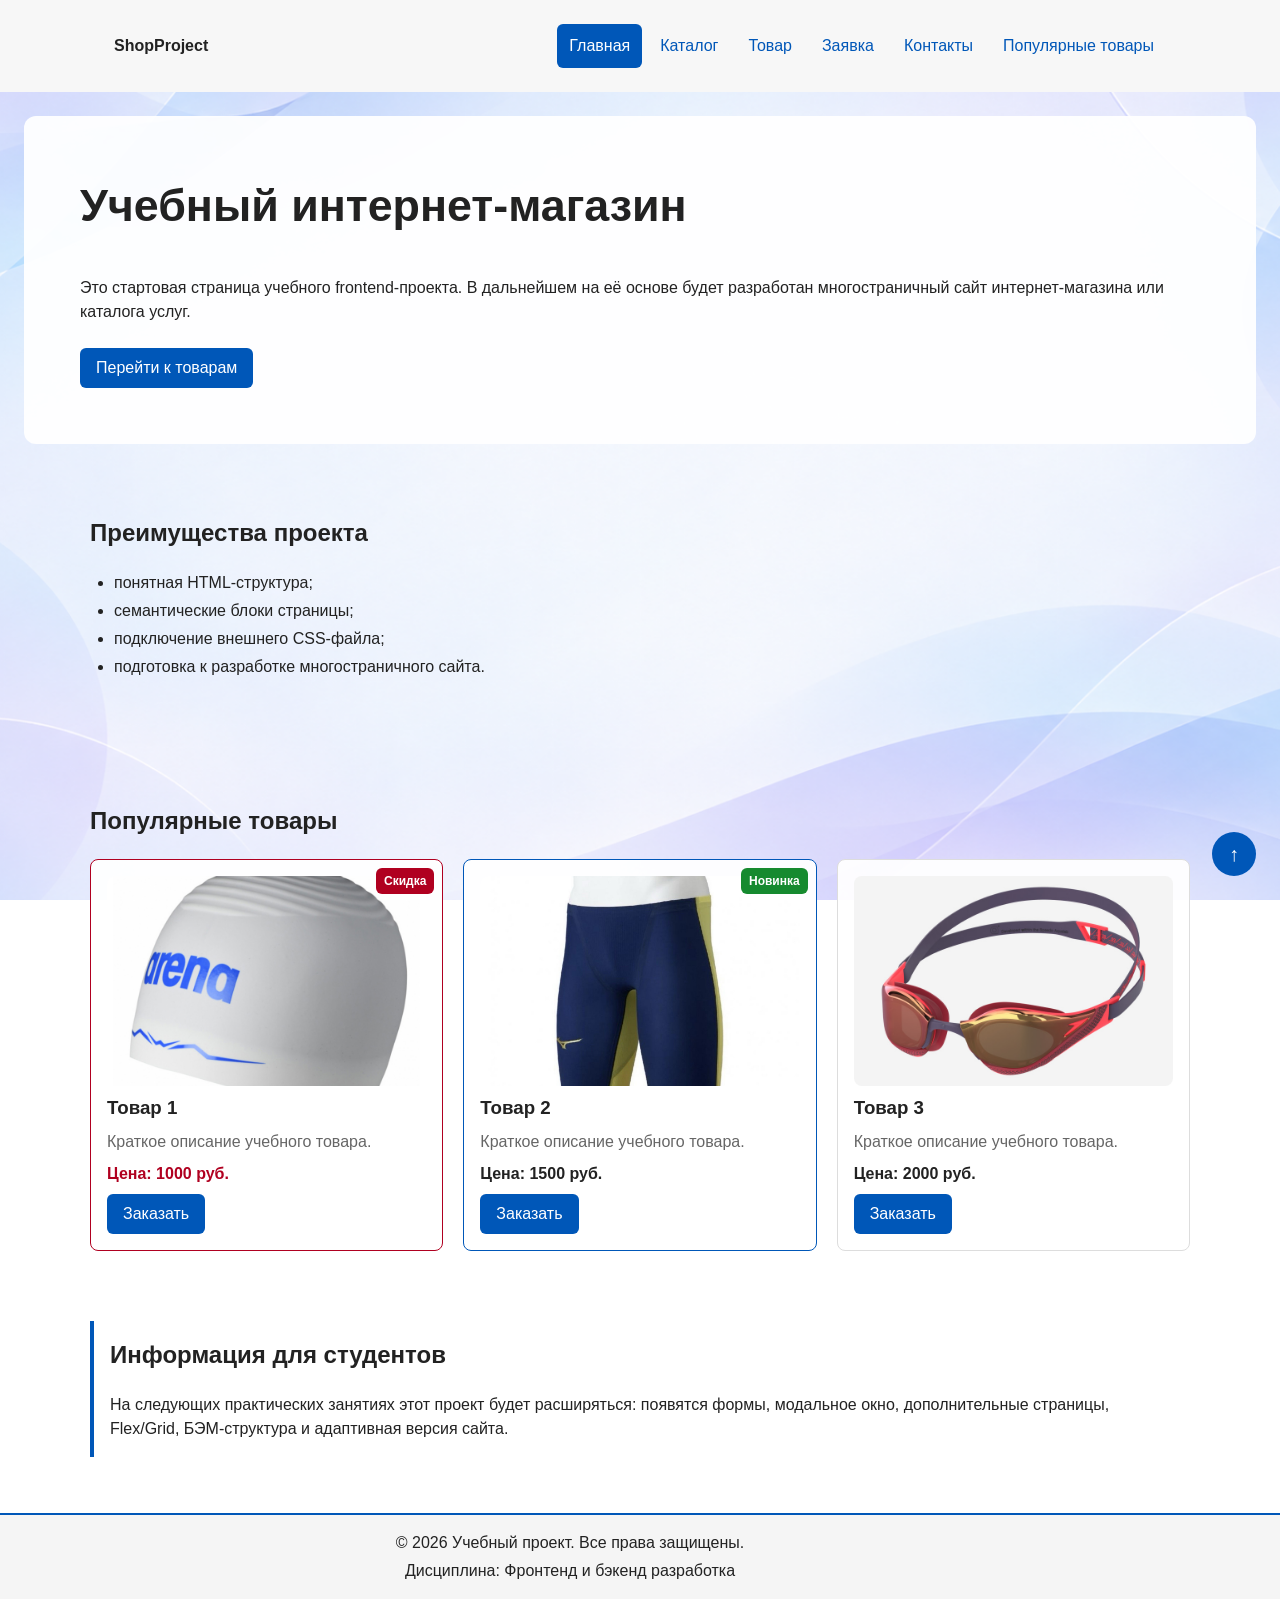
<file: index.html>
<!DOCTYPE html>
<html lang="ru">

<head>
  <meta charset="UTF-8">

  <meta name="viewport" content="width=device-width, initial-scale=1.0">

  <meta
    name="description"
    content="Учебный интернет-магазин: популярные товары, преимущества и форма заявки."
  >

  <title>Главная – Учебный интернет-магазин</title>

  <!-- Основные стили -->
  <link rel="stylesheet" href="css/style.css">

  <!-- Адаптивные стили -->
  <link rel="stylesheet" href="css/responsive.css">

  <!-- JavaScript -->
  <script src="js/main.js" defer></script>
</head>

<body>

  <!-- Ссылка для доступности -->
  <a class="skip-link" href="#main">
    Перейти к основному содержимому
  </a>

  <!-- =====================================
       ШАПКА САЙТА
       ===================================== -->

  <header class="site-header">

    <div class="site-header__inner">

      <a class="site-header__logo" href="index.html">
        ShopProject
      </a>

      <nav class="site-nav" aria-label="Основная навигация">

        <ul class="site-nav__list">

          <li class="site-nav__item">
            <a
              class="site-nav__link site-nav__link--active"
              href="index.html"
              aria-current="page"
            >
              Главная
            </a>
          </li>

          <li class="site-nav__item">
            <a class="site-nav__link" href="catalog.html">
              Каталог
            </a>
          </li>

          <li class="site-nav__item">
            <a class="site-nav__link" href="product.html">
              Товар
            </a>
          </li>

          <li class="site-nav__item">
            <a class="site-nav__link" href="order.html">
              Заявка
            </a>
          </li>

          <li class="site-nav__item">
            <a class="site-nav__link" href="contacts.html">
              Контакты
            </a>
          </li>

          <li class="site-nav__item">
            <a class="site-nav__link" href="#popular">
              Популярные товары
            </a>
          </li>

        </ul>

      </nav>

    </div>

  </header>

  <!-- =====================================
       ОСНОВНОЕ СОДЕРЖИМОЕ
       ===================================== -->

  <main class="main" id="main" tabindex="-1">

    <!-- Главный блок -->

    <section class="hero">

      <h1 class="hero__title">
        Учебный интернет-магазин
      </h1>

      <p class="hero__text">
        Это стартовая страница учебного frontend-проекта.
        В дальнейшем на её основе будет разработан
        многостраничный сайт интернет-магазина
        или каталога услуг.
      </p>

      <a class="button button--primary" href="#popular">
        Перейти к товарам
      </a>

    </section>

    <!-- =====================================
         ПРЕИМУЩЕСТВА
         ===================================== -->

    <section class="section" id="advantages">

      <h2 class="section__title">
        Преимущества проекта
      </h2>

      <ul class="advantages-list">

        <li class="advantages-list__item">
          понятная HTML-структура;
        </li>

        <li class="advantages-list__item">
          семантические блоки страницы;
        </li>

        <li class="advantages-list__item">
          подключение внешнего CSS-файла;
        </li>

        <li class="advantages-list__item">
          подготовка к разработке многостраничного сайта.
        </li>

      </ul>

    </section>

    <!-- =====================================
         ПОПУЛЯРНЫЕ ТОВАРЫ
         ===================================== -->

    <section class="section" id="popular">

      <h2 class="section__title">
        Популярные товары
      </h2>

      <div class="products-grid">

        <!-- ТОВАР 1 -->

        <article class="product-card product-card--discount">

          <span class="product-card__badge">
            Скидка
          </span>

          <img
            class="product-card__image"
            src="./images/product-1.jpg"
            alt="Товар 1 из учебного каталога"
            width="640"
            height="420"
            loading="lazy"
            decoding="async"
          >

          <h3 class="product-card__title">
            Товар 1
          </h3>

          <p class="product-card__description">
            Краткое описание учебного товара.
          </p>

          <p class="product-card__price">
            Цена: 1000 руб.
          </p>

          <button
            class="button button--primary product-card__button"
            type="button"
            data-product="Товар 1"
          >
            Заказать
          </button>

        </article>

        <!-- ТОВАР 2 -->

        <article class="product-card product-card--featured">

          <span class="product-card__badge product-card__badge--new">
            Новинка
          </span>

          <img
            class="product-card__image"
            src="./images/product-2.jpg"
            alt="Товар 2 из учебного каталога"
            width="640"
            height="420"
            loading="lazy"
            decoding="async"
          >

          <h3 class="product-card__title">
            Товар 2
          </h3>

          <p class="product-card__description">
            Краткое описание учебного товара.
          </p>

          <p class="product-card__price">
            Цена: 1500 руб.
          </p>

          <button
            class="button button--primary product-card__button"
            type="button"
            data-product="Товар 2"
          >
            Заказать
          </button>

        </article>

        <!-- ТОВАР 3 -->

        <article class="product-card">

          <img
            class="product-card__image"
            src="./images/product-3.jpg"
            alt="Товар 3 из учебного каталога"
            width="640"
            height="420"
            loading="lazy"
            decoding="async"
          >

          <h3 class="product-card__title">
            Товар 3
          </h3>

          <p class="product-card__description">
            Краткое описание учебного товара.
          </p>

          <p class="product-card__price">
            Цена: 2000 руб.
          </p>

          <button
            class="button button--primary product-card__button"
            type="button"
            data-product="Товар 3"
          >
            Заказать
          </button>

        </article>

      </div>

    </section>

    <!-- =====================================
         ИНФОРМАЦИЯ ДЛЯ СТУДЕНТОВ
         ===================================== -->

    <aside class="aside-info">

      <h2 class="aside-info__title">
        Информация для студентов
      </h2>

      <p class="aside-info__text">
        На следующих практических занятиях этот проект будет расширяться:
        появятся формы, модальное окно, дополнительные страницы,
        Flex/Grid, БЭМ-структура и адаптивная версия сайта.
      </p>

    </aside>

  </main>

  <!-- =====================================
       МОДАЛЬНОЕ ОКНО ЗАКАЗА
       ===================================== -->

  <dialog
    class="order-dialog"
    id="order-dialog"
    aria-labelledby="order-dialog-title"
  >

    <h2 class="order-dialog__title" id="order-dialog-title">
      Оформление заявки
    </h2>

    <form
      class="order-form"
      id="order-form"
      action="#"
      method="post"
      novalidate
    >

      <input
        id="selected-product"
        name="selected-product"
        type="hidden"
      >

      <!-- Имя -->

      <div class="order-form__field">

        <label class="order-form__label" for="order-name">
          Имя
        </label>

        <input
          class="order-form__input"
          id="order-name"
          name="name"
          type="text"
          placeholder="Введите ваше имя"
          minlength="2"
          autocomplete="given-name"
          required
        >

      </div>

      <!-- Email -->

      <div class="order-form__field">

        <label class="order-form__label" for="order-email">
          E-mail
        </label>

        <input
          class="order-form__input"
          id="order-email"
          name="email"
          type="email"
          placeholder="example@mail.ru"
          autocomplete="email"
          required
        >

      </div>

      <!-- Телефон -->

      <div class="order-form__field">

        <label class="order-form__label" for="order-phone">
          Телефон
        </label>

        <input
          class="order-form__input"
          id="order-phone"
          name="phone"
          type="tel"
          inputmode="tel"
          placeholder="+7 (900) 000-00-00"
          pattern="^\+7 \(\d{3}\) \d{3}-\d{2}-\d{2}$"
          required
        >

        <small class="order-form__hint">
          Формат: +7 (900) 000-00-00
        </small>

      </div>

      <!-- Дата связи -->

      <div class="order-form__field">

        <label class="order-form__label" for="order-date">
          Дата связи
        </label>

        <input
          class="order-form__input"
          id="order-date"
          name="date"
          type="date"
        >

      </div>

      <!-- Тема заявки -->

      <div class="order-form__field">

        <label class="order-form__label" for="order-topic">
          Тема заявки
        </label>

        <select
          class="order-form__select"
          id="order-topic"
          name="topic"
          required
        >

          <option value="">
            Выберите тему
          </option>

          <option value="product">
            Заказ товара
          </option>

          <option value="consultation">
            Консультация
          </option>

          <option value="delivery">
            Доставка
          </option>

        </select>

      </div>

      <!-- Комментарий -->

      <div class="order-form__field">

        <label class="order-form__label" for="order-comment">
          Комментарий
        </label>

        <textarea
          class="order-form__textarea"
          id="order-comment"
          name="comment"
          rows="4"
          placeholder="Укажите дополнительную информацию"
        ></textarea>

      </div>

      <!-- Согласие -->

      <div class="order-form__field order-form__field--checkbox">

        <label class="order-form__label order-form__label--checkbox">

          <input
            id="order-agreement"
            name="agreement"
            type="checkbox"
            required
          >

          Я согласен на обработку данных

        </label>

      </div>

      <!-- Кнопки -->

      <div class="order-form__actions">

        <button
          class="button button--secondary"
          type="button"
          id="close-order-dialog"
        >
          Закрыть
        </button>

        <button
          class="button button--primary"
          type="submit"
        >
          Отправить заявку
        </button>

      </div>

    </form>

  </dialog>

  <!-- Сообщение об успешной отправке -->

  <p
    class="success-message"
    id="success-message"
    role="status"
    hidden
  >
    Форма успешно отправлена!
  </p>

  <!-- Кнопка наверх -->

  <a
    class="scroll-top"
    href="#"
    aria-label="Наверх"
  >
    ↑
  </a>

  <!-- =====================================
       ФУТЕР
       ===================================== -->

  <footer class="site-footer">

    <p class="site-footer__text">
      &copy; 2026 Учебный проект. Все права защищены.
    </p>

    <p class="site-footer__text">
      Дисциплина: Фронтенд и бэкенд разработка
    </p>

  </footer>

</body>
</html>
</file>
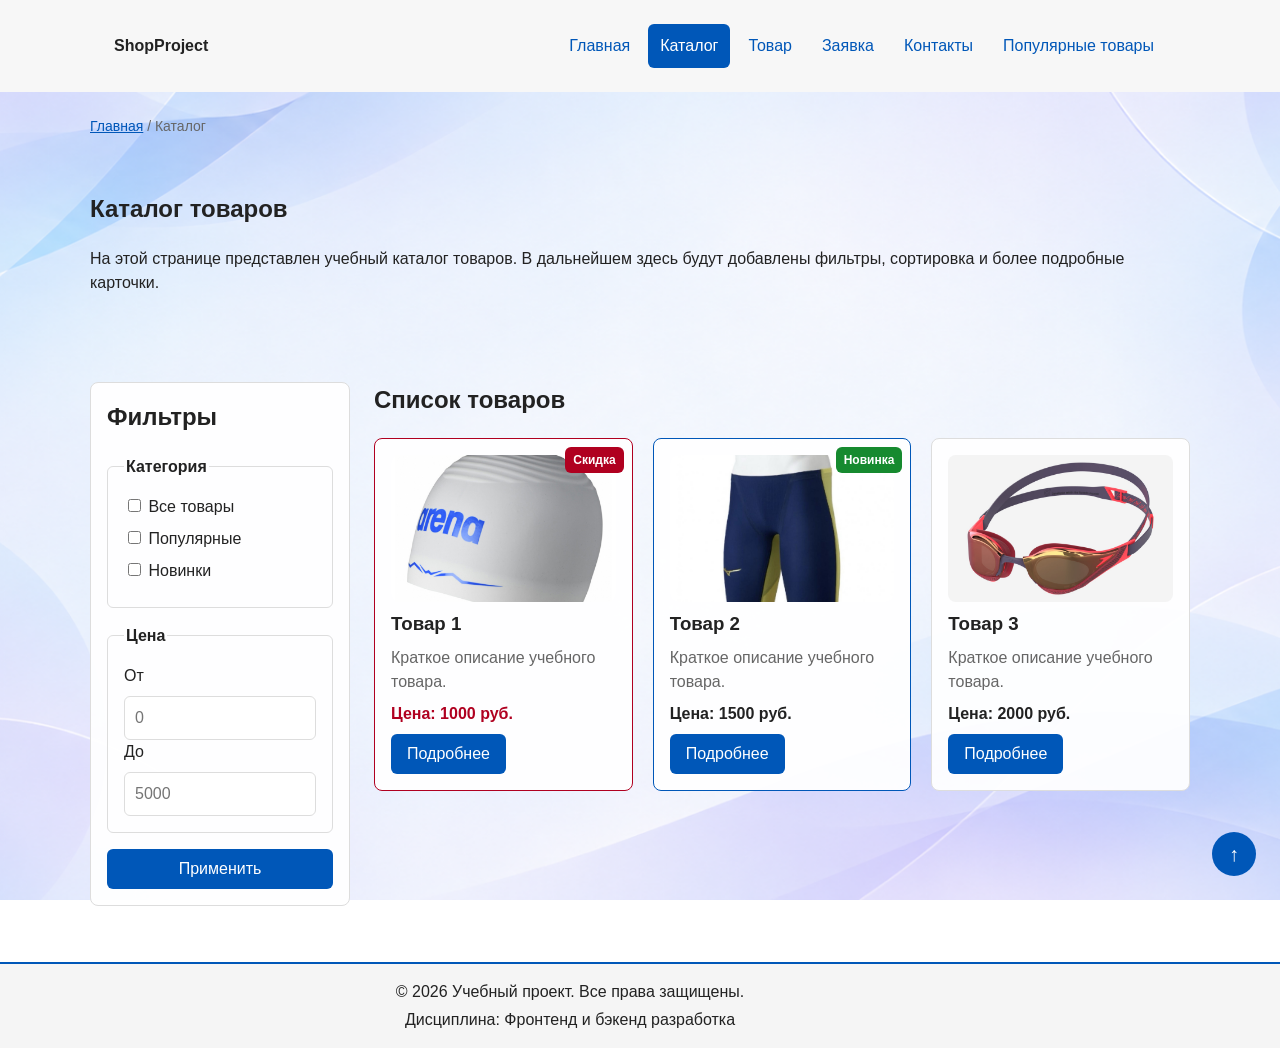
<file: catalog.html>
<!DOCTYPE html>
<html lang="ru">
<head>
  <meta charset="UTF-8">
  <meta name="viewport" content="width=device-width, initial-scale=1.0">
  <meta name="description" content="Каталог товаров учебного интернет-магазина.">
  <title>Каталог товаров – Учебный интернет-магазин</title>
  <link rel="stylesheet" href="css/style.css">
  <link rel="stylesheet" href="css/responsive.css">
</head>
<body>
  <a class="skip-link" href="#main">Перейти к основному содержимому</a>

  <header class="site-header">
    <div class="site-header__inner">
      <a class="site-header__logo" href="index.html">ShopProject</a>

      <nav class="site-nav" aria-label="Основная навигация">
        <ul class="site-nav__list">
          <li class="site-nav__item"><a class="site-nav__link" href="index.html">Главная</a></li>
          <li class="site-nav__item"><a class="site-nav__link site-nav__link--active" href="catalog.html" aria-current="page">Каталог</a></li>
          <li class="site-nav__item"><a class="site-nav__link" href="product.html">Товар</a></li>
          <li class="site-nav__item"><a class="site-nav__link" href="order.html">Заявка</a></li>
          <li class="site-nav__item"><a class="site-nav__link" href="contacts.html">Контакты</a></li>
          <li class="site-nav__item"><a class="site-nav__link" href="index.html#popular">Популярные товары</a></li>
        </ul>
      </nav>
    </div>
  </header>

  <main class="main" id="main" tabindex="-1">

    <nav class="breadcrumbs" aria-label="Хлебные крошки">
      <a class="breadcrumbs__link" href="index.html">Главная</a>
      <span class="breadcrumbs__current">Каталог</span>
    </nav>

    <section class="section">
      <h1 class="section__title">Каталог товаров</h1>
      <p>
        На этой странице представлен учебный каталог товаров.
        В дальнейшем здесь будут добавлены фильтры, сортировка и более подробные карточки.
      </p>
    </section>

    <section class="catalog-layout">

      <aside class="catalog-filters">
        <h2 class="catalog-filters__title">Фильтры</h2>

        <form class="filters-form" action="#" method="get">

          <fieldset class="filters-form__group">
            <legend class="filters-form__legend">Категория</legend>

            <label class="filters-form__label">
              <input type="checkbox" name="category" value="all">
              Все товары
            </label>

            <label class="filters-form__label">
              <input type="checkbox" name="category" value="popular">
              Популярные
            </label>

            <label class="filters-form__label">
              <input type="checkbox" name="category" value="new">
              Новинки
            </label>
          </fieldset>

          <fieldset class="filters-form__group">
            <legend class="filters-form__legend">Цена</legend>

            <label class="filters-form__label" for="price-from">От</label>
            <input class="filters-form__input" id="price-from" name="price-from" type="number" min="0" placeholder="0">

            <label class="filters-form__label" for="price-to">До</label>
            <input class="filters-form__input" id="price-to" name="price-to" type="number" min="0" placeholder="5000">
          </fieldset>

          <button class="button button--primary" type="submit">Применить</button>
        </form>
      </aside>

      <section class="catalog-products">
        <h2 class="section__title">Список товаров</h2>

        <div class="products-grid">
          <article class="product-card product-card--discount">
            <span class="product-card__badge">Скидка</span>
            <img class="product-card__image" src="images/product-1.jpg" alt="Товар 1 из учебного каталога" width="640" height="420" loading="lazy">
            <h3 class="product-card__title">Товар 1</h3>
            <p class="product-card__description">Краткое описание учебного товара.</p>
            <p class="product-card__price">Цена: 1000 руб.</p>
            <a class="button button--primary product-card__button" href="product.html">Подробнее</a>
          </article>

          <article class="product-card product-card--featured">
            <span class="product-card__badge product-card__badge--new">Новинка</span>
            <img class="product-card__image" src="images/product-2.jpg" alt="Товар 2 из учебного каталога" width="640" height="420" loading="lazy">
            <h3 class="product-card__title">Товар 2</h3>
            <p class="product-card__description">Краткое описание учебного товара.</p>
            <p class="product-card__price">Цена: 1500 руб.</p>
            <a class="button button--primary product-card__button" href="product.html">Подробнее</a>
          </article>

          <article class="product-card">
            <img class="product-card__image" src="images/product-3.jpg" alt="Товар 3 из учебного каталога" width="640" height="420" loading="lazy">
            <h3 class="product-card__title">Товар 3</h3>
            <p class="product-card__description">Краткое описание учебного товара.</p>
            <p class="product-card__price">Цена: 2000 руб.</p>
            <a class="button button--primary product-card__button" href="product.html">Подробнее</a>
          </article>
        </div>
      </section>

    </section>

  </main>

  <a class="scroll-top" href="#" aria-label="Наверх">↑</a>

  <footer class="site-footer">
    <p class="site-footer__text">&copy; 2026 Учебный проект. Все права защищены.</p>
    <p class="site-footer__text">Дисциплина: Фронтенд и бэкенд разработка</p>
  </footer>

</body>
</html>
</file>
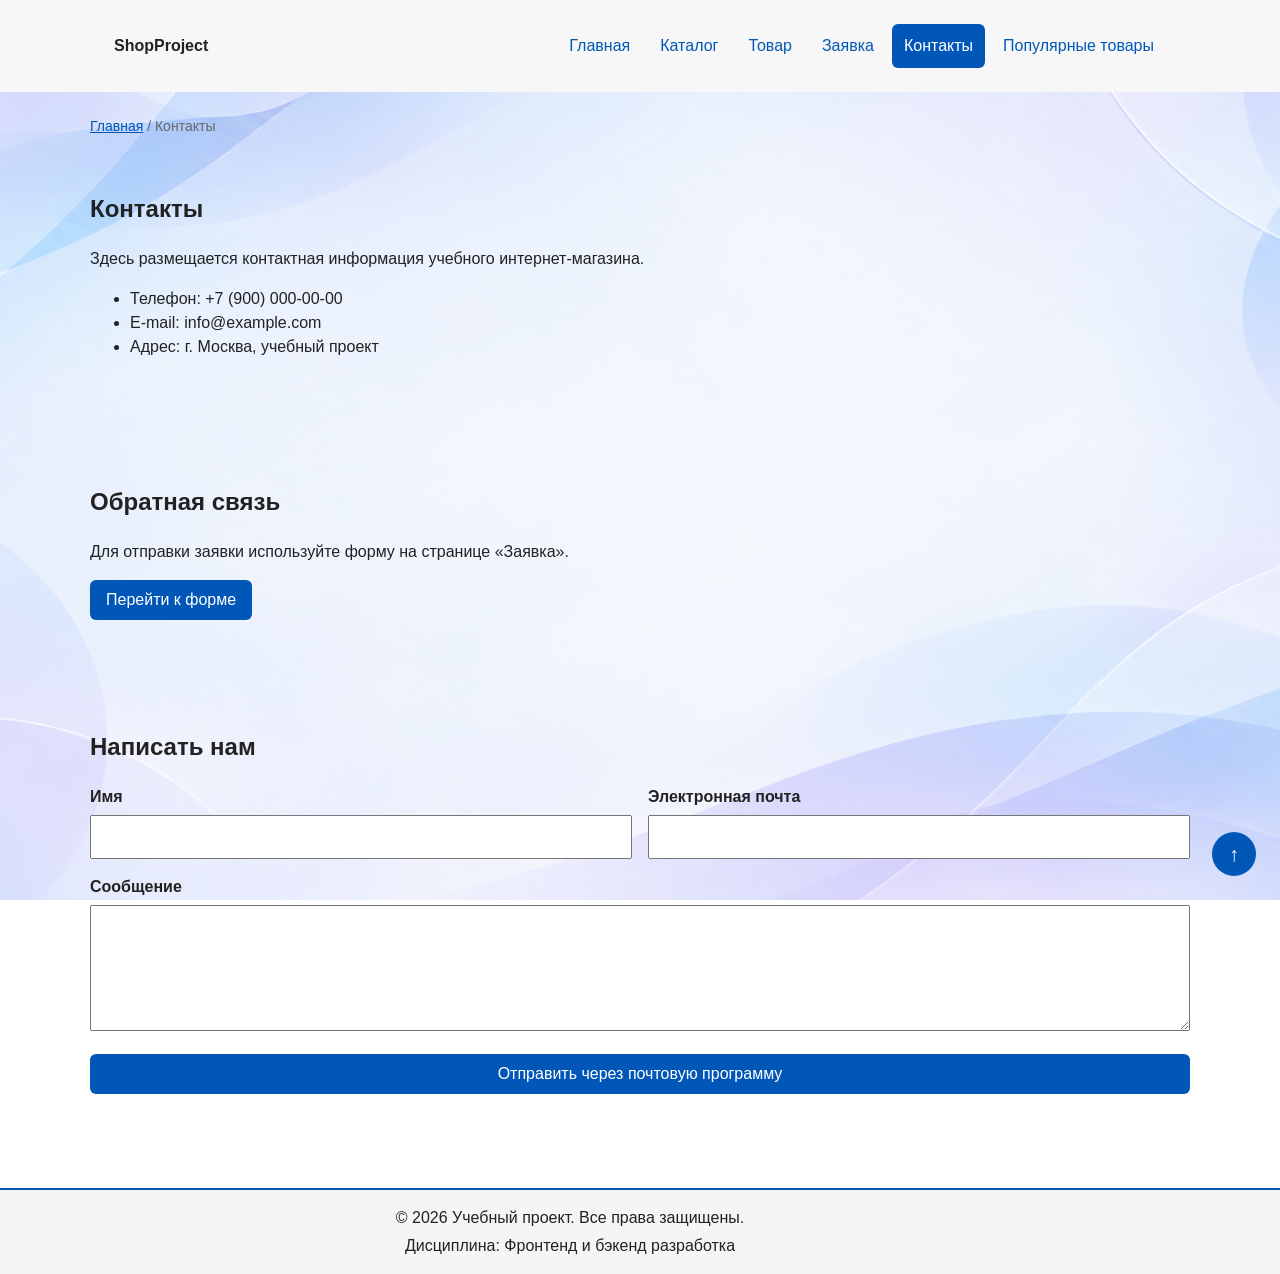
<file: contacts.html>
<!DOCTYPE html>
<html lang="ru">
<head>
  <meta charset="UTF-8">
  <meta name="viewport" content="width=device-width, initial-scale=1.0">
  <meta name="description" content="Контактная информация учебного интернет-магазина.">
  <title>Контакты – Учебный интернет-магазин</title>
  <link rel="stylesheet" href="css/style.css">
  <link rel="stylesheet" href="css/responsive.css">
</head>
<body>
  <a class="skip-link" href="#main">Перейти к основному содержимому</a>

  <header class="site-header">
    <div class="site-header__inner">
      <a class="site-header__logo" href="index.html">ShopProject</a>

      <nav class="site-nav" aria-label="Основная навигация">
        <ul class="site-nav__list">
          <li class="site-nav__item"><a class="site-nav__link" href="index.html">Главная</a></li>
          <li class="site-nav__item"><a class="site-nav__link" href="catalog.html">Каталог</a></li>
          <li class="site-nav__item"><a class="site-nav__link" href="product.html">Товар</a></li>
          <li class="site-nav__item"><a class="site-nav__link" href="order.html">Заявка</a></li>
          <li class="site-nav__item"><a class="site-nav__link site-nav__link--active" href="contacts.html" aria-current="page">Контакты</a></li>
          <li class="site-nav__item"><a class="site-nav__link" href="index.html#popular">Популярные товары</a></li>
        </ul>
      </nav>
    </div>
  </header>

  <main class="main" id="main" tabindex="-1">

    <nav class="breadcrumbs" aria-label="Хлебные крошки">
      <a class="breadcrumbs__link" href="index.html">Главная</a>
      <span class="breadcrumbs__current">Контакты</span>
    </nav>

    <section class="section">
      <h1 class="section__title">Контакты</h1>
      <p>
        Здесь размещается контактная информация учебного интернет-магазина.
      </p>
      <ul>
        <li>Телефон: +7 (900) 000-00-00</li>
        <li>E-mail: info@example.com</li>
        <li>Адрес: г. Москва, учебный проект</li>
      </ul>
    </section>

    <section class="section" id="feedback">
      <h2 class="section__title">Обратная связь</h2>
      <p>
        Для отправки заявки используйте форму на странице «Заявка».
      </p>
      <a class="button button--primary" href="order.html">Перейти к форме</a>
    </section>

    <section class="section" aria-labelledby="contact-form-title">
      <h2 class="section__title" id="contact-form-title">Написать нам</h2>
      <form class="contact-form" action="mailto:example@example.com" method="post" enctype="text/plain">
        <div>
          <label for="contact-name">Имя</label>
          <input id="contact-name" name="name" autocomplete="name" required>
        </div>
        <div>
          <label for="contact-email">Электронная почта</label>
          <input id="contact-email" name="email" type="email" autocomplete="email" required>
        </div>
        <div class="contact-form__wide">
          <label for="contact-message">Сообщение</label>
          <textarea id="contact-message" name="message" rows="5" required></textarea>
        </div>
        <button class="button button--primary" type="submit">Отправить через почтовую программу</button>
      </form>
    </section>
  </main>

  <a class="scroll-top" href="#" aria-label="Наверх">↑</a>

  <footer class="site-footer">
    <p class="site-footer__text">&copy; 2026 Учебный проект. Все права защищены.</p>
    <p class="site-footer__text">Дисциплина: Фронтенд и бэкенд разработка</p>
  </footer>

</body>
</html>
</file>
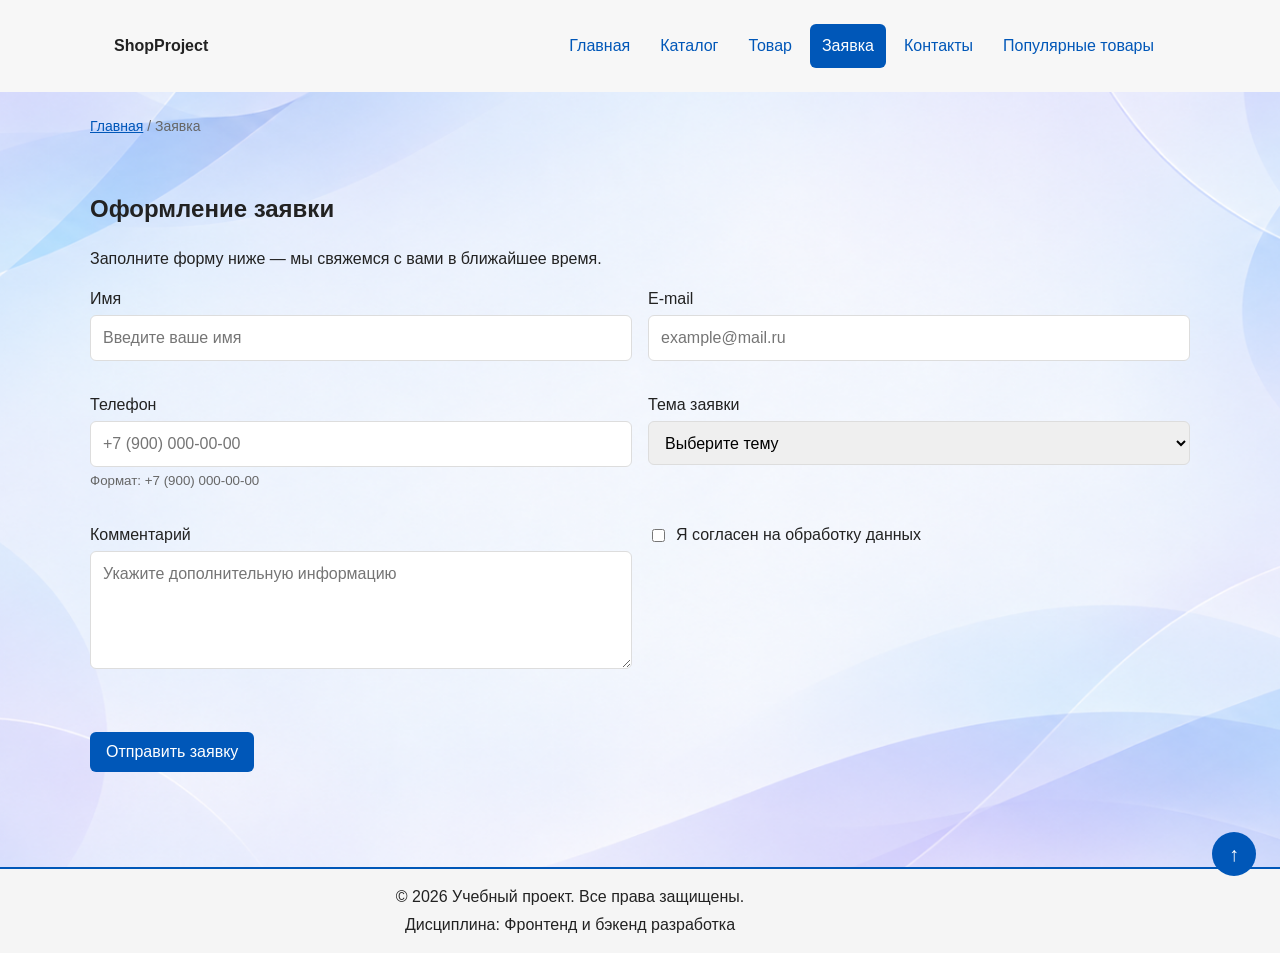
<file: order.html>
<!DOCTYPE html>
<html lang="ru">
<head>
  <meta charset="UTF-8">
  <meta name="viewport" content="width=device-width, initial-scale=1.0">
  <meta name="description" content="Оформление заявки в учебном интернет-магазине.">
  <title>Заявка – Учебный интернет-магазин</title>
  <link rel="stylesheet" href="css/style.css">
  <link rel="stylesheet" href="css/responsive.css">
</head>
<body>
  <a class="skip-link" href="#main">Перейти к основному содержимому</a>

  <header class="site-header">
    <div class="site-header__inner">
      <a class="site-header__logo" href="index.html">ShopProject</a>

      <nav class="site-nav" aria-label="Основная навигация">
        <ul class="site-nav__list">
          <li class="site-nav__item"><a class="site-nav__link" href="index.html">Главная</a></li>
          <li class="site-nav__item"><a class="site-nav__link" href="catalog.html">Каталог</a></li>
          <li class="site-nav__item"><a class="site-nav__link" href="product.html">Товар</a></li>
          <li class="site-nav__item"><a class="site-nav__link site-nav__link--active" href="order.html" aria-current="page">Заявка</a></li>
          <li class="site-nav__item"><a class="site-nav__link" href="contacts.html">Контакты</a></li>
          <li class="site-nav__item"><a class="site-nav__link" href="index.html#popular">Популярные товары</a></li>
        </ul>
      </nav>
    </div>
  </header>

  <main class="main" id="main" tabindex="-1">

    <nav class="breadcrumbs" aria-label="Хлебные крошки">
      <a class="breadcrumbs__link" href="index.html">Главная</a>
      <span class="breadcrumbs__current">Заявка</span>
    </nav>

    <section class="section">
      <h1 class="section__title">Оформление заявки</h1>
      <p>
        Заполните форму ниже — мы свяжемся с вами в ближайшее время.
      </p>

      <form class="order-form" action="#" method="post" novalidate>

        <div class="order-form__field">
          <label class="order-form__label" for="page-name">Имя</label>
          <input class="order-form__input" id="page-name" name="name" type="text"
                 placeholder="Введите ваше имя" minlength="2" required>
        </div>

        <div class="order-form__field">
          <label class="order-form__label" for="page-email">E-mail</label>
          <input class="order-form__input" id="page-email" name="email" type="email"
                 placeholder="example@mail.ru" required>
        </div>

        <div class="order-form__field">
          <label class="order-form__label" for="page-phone">Телефон</label>
          <input class="order-form__input" id="page-phone" name="phone" type="tel"
                 inputmode="tel" placeholder="+7 (900) 000-00-00"
                 pattern="^\+7 \(\d{3}\) \d{3}-\d{2}-\d{2}$" required>
          <small class="order-form__hint">Формат: +7 (900) 000-00-00</small>
        </div>

        <div class="order-form__field">
          <label class="order-form__label" for="page-topic">Тема заявки</label>
          <select class="order-form__select" id="page-topic" name="topic" required>
            <option value="">Выберите тему</option>
            <option value="product">Заказ товара</option>
            <option value="consultation">Консультация</option>
            <option value="delivery">Доставка</option>
          </select>
        </div>

        <div class="order-form__field">
          <label class="order-form__label" for="page-comment">Комментарий</label>
          <textarea class="order-form__textarea" id="page-comment" name="comment"
                    rows="4" placeholder="Укажите дополнительную информацию"></textarea>
        </div>

        <div class="order-form__field order-form__field--checkbox">
          <label class="order-form__label order-form__label--checkbox">
            <input id="page-agreement" name="agreement" type="checkbox" required>
            Я согласен на обработку данных
          </label>
        </div>

        <div class="order-form__actions">
          <button class="button button--primary" type="submit">Отправить заявку</button>
        </div>
      </form>
    </section>

  </main>

  <a class="scroll-top" href="#" aria-label="Наверх">↑</a>

  <footer class="site-footer">
    <p class="site-footer__text">&copy; 2026 Учебный проект. Все права защищены.</p>
    <p class="site-footer__text">Дисциплина: Фронтенд и бэкенд разработка</p>
  </footer>

</body>
</html>
</file>
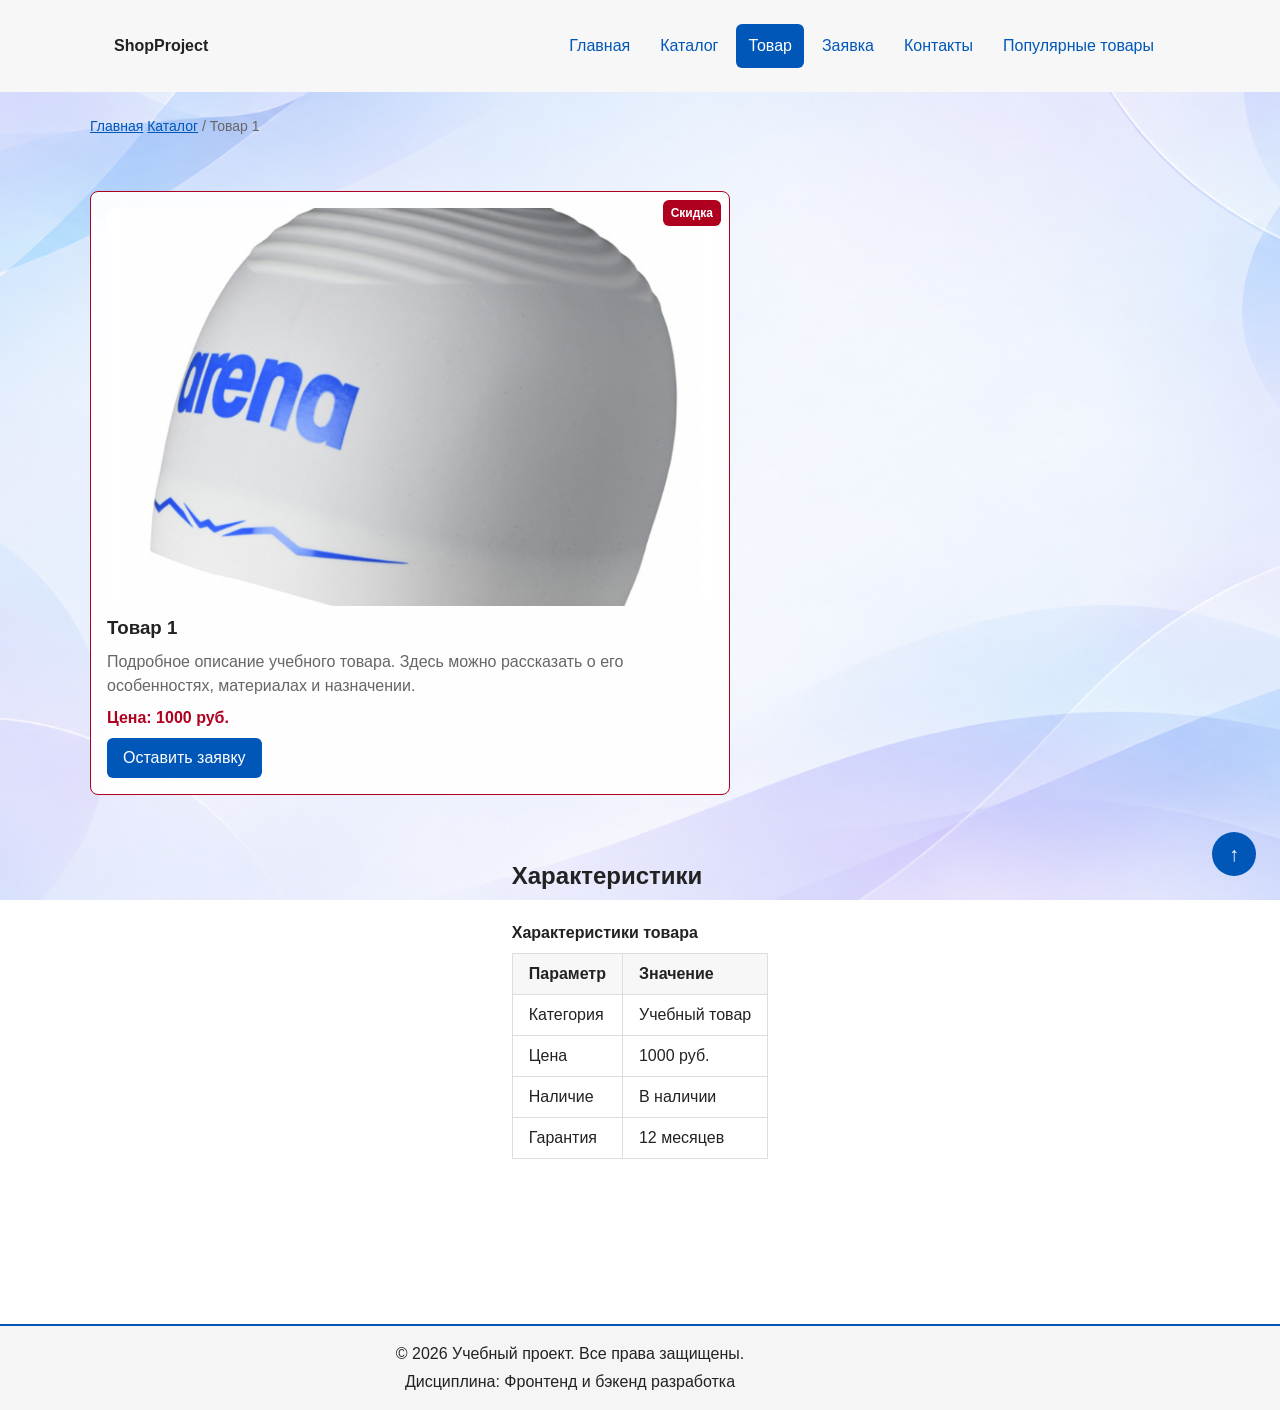
<file: product.html>
<!DOCTYPE html>
<html lang="ru">
<head>
  <meta charset="UTF-8">
  <meta name="viewport" content="width=device-width, initial-scale=1.0">
  <meta name="description" content="Карточка товара учебного интернет-магазина: характеристики, цена, заявка.">
  <title>Товар 1 – Учебный интернет-магазин</title>
  <link rel="stylesheet" href="css/style.css">
  <link rel="stylesheet" href="css/responsive.css">
</head>
<body>
  <a class="skip-link" href="#main">Перейти к основному содержимому</a>

  <header class="site-header">
    <div class="site-header__inner">
      <a class="site-header__logo" href="index.html">ShopProject</a>

      <nav class="site-nav" aria-label="Основная навигация">
        <ul class="site-nav__list">
          <li class="site-nav__item"><a class="site-nav__link" href="index.html">Главная</a></li>
          <li class="site-nav__item"><a class="site-nav__link" href="catalog.html">Каталог</a></li>
          <li class="site-nav__item"><a class="site-nav__link site-nav__link--active" href="product.html" aria-current="page">Товар</a></li>
          <li class="site-nav__item"><a class="site-nav__link" href="order.html">Заявка</a></li>
          <li class="site-nav__item"><a class="site-nav__link" href="contacts.html">Контакты</a></li>
          <li class="site-nav__item"><a class="site-nav__link" href="index.html#popular">Популярные товары</a></li>
        </ul>
      </nav>
    </div>
  </header>

  <main class="main" id="main" tabindex="-1">

    <nav class="breadcrumbs" aria-label="Хлебные крошки">
      <a class="breadcrumbs__link" href="index.html">Главная</a>
      <a class="breadcrumbs__link" href="catalog.html">Каталог</a>
      <span class="breadcrumbs__current">Товар 1</span>
    </nav>

    <section class="section product-page">

      <article class="product-card product-card--featured product-card--discount">
        <span class="product-card__badge">Скидка</span>
        <img class="product-card__image" src="images/product-1.jpg" alt="Товар 1 из учебного каталога" width="640" height="420" loading="lazy">
        <h1 class="product-card__title">Товар 1</h1>
        <p class="product-card__description">
          Подробное описание учебного товара. Здесь можно рассказать о его особенностях,
          материалах и назначении.
        </p>
        <p class="product-card__price">Цена: 1000 руб.</p>
        <a class="button button--primary product-card__button" href="order.html">Оставить заявку</a>
      </article>

      <section class="section">
        <h2 class="section__title">Характеристики</h2>

        <div class="table-wrapper" role="region" aria-label="Прокручиваемая таблица характеристик" tabindex="0">
          <table class="product-table">
            <caption>Характеристики товара</caption>
            <thead>
              <tr>
                <th scope="col">Параметр</th>
                <th scope="col">Значение</th>
              </tr>
            </thead>
            <tbody>
              <tr>
                <td>Категория</td>
                <td>Учебный товар</td>
              </tr>
              <tr>
                <td>Цена</td>
                <td>1000 руб.</td>
              </tr>
              <tr>
                <td>Наличие</td>
                <td>В наличии</td>
              </tr>
              <tr>
                <td>Гарантия</td>
                <td>12 месяцев</td>
              </tr>
            </tbody>
          </table>
        </div>
      </section>

    </section>

  </main>

  <a class="scroll-top" href="#" aria-label="Наверх">↑</a>

  <footer class="site-footer">
    <p class="site-footer__text">&copy; 2026 Учебный проект. Все права защищены.</p>
    <p class="site-footer__text">Дисциплина: Фронтенд и бэкенд разработка</p>
  </footer>

</body>
</html>
</file>
<file: css/style.css>
/* ===================================
   1. Переменные проекта
   =================================== */

:root {
  --color-bg: #ffffff;
  --color-text: #222222;
  --color-muted: #666666;
  --color-primary: #0057b8;
  --color-primary-dark: #003f86;
  --color-border: #dddddd;
  --color-surface: #f7f7f7;
  --color-surface-accent: #eef5ff;
  --color-danger: #b00020;
  --color-success: #168a2f;
  --color-success-bg: #eefaf0;
  --color-white: #ffffff;

  --space-xs: 4px;
  --space-sm: 8px;
  --space-md: 16px;
  --space-lg: 24px;
  --space-xl: 32px;

  --radius-sm: 6px;
  --radius-md: 8px;
  --radius-lg: 12px;

  --container-width: 1100px;
}

/* ===================================
   2. Базовые стили
   =================================== */

* {
  box-sizing: border-box;
}

html {
  scroll-behavior: smooth;
}

body {
  margin: 0;
  font-family: Arial, sans-serif;
  line-height: 1.5;
  color: var(--color-text);
  background-color: var(--color-bg);
}

/* ===================================
   3. Общие элементы интерфейса
   =================================== */

a {
  color: var(--color-primary);
}

a:hover {
  color: var(--color-primary-dark);
}

a:focus-visible {
  outline: 2px solid var(--color-primary);
  outline-offset: 3px;
}

/* --- Кнопка: блок с модификаторами --- */

.button {
  display: inline-block;
  padding: var(--space-sm) var(--space-md);
  border: none;
  border-radius: var(--radius-sm);
  font: inherit;
  text-decoration: none;
  cursor: pointer;
}

.button--primary {
  color: var(--color-white);
  background-color: var(--color-primary);
}

.button--primary:hover {
  background-color: var(--color-primary-dark);
}

.button--secondary {
  color: var(--color-primary);
  background-color: transparent;
  border: 1px solid var(--color-primary);
}

.button--secondary:hover {
  color: var(--color-white);
  background-color: var(--color-primary);
}

.button:focus-visible {
  outline: 2px solid var(--color-primary);
  outline-offset: 3px;
}

.button:disabled {
  opacity: 0.6;
  cursor: not-allowed;
}

/* ===================================
   4. Шапка и навигация
   =================================== */

.site-header {
  background-color: var(--color-surface);
}

.site-header__inner {
  max-width: var(--container-width);
  margin: 0 auto;
  padding: var(--space-lg);
}

.site-header__logo {
  font-weight: 700;
  color: var(--color-text);
  text-decoration: none;
}

.site-nav__list {
  display: flex;
  flex-wrap: wrap;
  justify-content: center;
  align-items: center;
  gap: var(--space-md);
  padding: 0;
  margin: var(--space-md) 0 0;
  list-style: none;
}

.site-nav__item {
  margin: 0;
}

.site-nav__link {
  display: inline-block;
  padding: var(--space-sm) var(--space-md);
  color: var(--color-primary);
  text-decoration: none;
  border-radius: var(--radius-sm);
}

.site-nav__link:hover {
  color: var(--color-white);
  background-color: var(--color-primary);
}

.site-nav__link:focus-visible {
  outline: 2px solid var(--color-primary);
  outline-offset: 3px;
}

.site-nav__link--active {
  color: var(--color-white);
  background-color: var(--color-primary);
}

/* ===================================
   5. Компоненты страницы
   =================================== */

.main {
  padding: var(--space-lg);
}

.hero {
  max-width: var(--container-width);
  margin: 0 auto var(--space-xl);
  padding: var(--space-xl) var(--space-lg);
  background-color: var(--color-surface-accent);
  border-radius: var(--radius-lg);
}

.hero__title {
  margin-top: 0;
}

.hero__text {
  margin-bottom: var(--space-lg);
}

.section {
  max-width: var(--container-width);
  margin: 0 auto var(--space-xl);
}

.section__title {
  margin-top: 0;
}

.advantages-list {
  padding-left: var(--space-lg);
}

.advantages-list__item {
  margin-bottom: var(--space-xs);
}

.aside-info {
  max-width: var(--container-width);
  margin: 0 auto var(--space-xl);
  padding: var(--space-md);
  border-left: 4px solid var(--color-primary);
  background-color: var(--color-surface);
}

.aside-info__title {
  margin-top: 0;
}

.aside-info__text {
  margin-bottom: 0;
}

.site-footer {
  padding: var(--space-lg);
  background-color: var(--color-surface);
}

.site-footer__text {
  max-width: var(--container-width);
  margin: var(--space-xs) auto;
}

/* ===================================
   6. Хлебные крошки и якоря
   =================================== */

.breadcrumbs {
  max-width: var(--container-width);
  margin: 0 auto var(--space-md);
  font-size: 14px;
  color: var(--color-muted);
}

.breadcrumbs__link {
  color: var(--color-primary);
}

.breadcrumbs__current::before {
  content: " / ";
  color: var(--color-muted);
}

:target {
  outline: 2px dashed var(--color-primary);
  outline-offset: 4px;
}

/* ===================================
   7. Карточки товаров и сетки
   =================================== */

.products-grid {
  display: grid;
  grid-template-columns: repeat(3, 1fr);
  gap: var(--space-lg);
}

.product-card {
  display: flex;
  flex-direction: column;
  gap: var(--space-sm);
  padding: var(--space-md);
  border: 1px solid var(--color-border);
  border-radius: var(--radius-md);
  background-color: var(--color-bg);
}

.product-card:hover {
  border-color: var(--color-primary);
}

.product-card--featured {
  border-color: var(--color-primary);
}

.product-card--discount {
  border-color: var(--color-danger);
}

.product-card__title {
  margin: 0;
  color: var(--color-text);
}

.product-card__description {
  margin: 0;
  color: var(--color-muted);
}

.product-card__price {
  margin: 0;
  font-weight: 700;
}

.product-card--discount .product-card__price {
  color: var(--color-danger);
}

.product-card__button {
  margin-top: auto;
  align-self: flex-start;
}

/* ===================================
   8. Каталог
   =================================== */

.catalog-layout {
  max-width: var(--container-width);
  margin: 0 auto var(--space-xl);
  display: grid;
  grid-template-columns: 260px 1fr;
  grid-template-areas: "filters products";
  gap: var(--space-lg);
}

.catalog-filters {
  grid-area: filters;
  padding: var(--space-md);
  border: 1px solid var(--color-border);
  border-radius: var(--radius-md);
  background-color: var(--color-surface);
}

.catalog-filters__title {
  margin-top: 0;
}

.catalog-products {
  grid-area: products;
}

.filters-form {
  display: grid;
  gap: var(--space-md);
}

.filters-form__group {
  margin: 0;
  padding: var(--space-md);
  border: 1px solid var(--color-border);
  border-radius: var(--radius-sm);
}

.filters-form__legend {
  font-weight: 700;
}

.filters-form__label {
  display: block;
  margin-bottom: var(--space-sm);
}

.filters-form__input {
  width: 100%;
  padding: 8px 10px;
  border: 1px solid var(--color-border);
  border-radius: var(--radius-sm);
  font: inherit;
}

/* ===================================
   9. Модальное окно и форма заявки
   =================================== */

.order-dialog {
  width: min(100% - 32px, 560px);
  padding: var(--space-lg);
  border: none;
  border-radius: var(--radius-lg);
}

.order-dialog::backdrop {
  background-color: rgba(0, 0, 0, 0.5);
}

.order-dialog__title {
  margin-top: 0;
}

.order-form__field {
  margin-bottom: var(--space-md);
}

.order-form__field--checkbox {
  margin-bottom: var(--space-md);
}

.order-form__label {
  display: block;
  margin-bottom: var(--space-xs);
}

.order-form__label--checkbox {
  display: flex;
  align-items: center;
  gap: var(--space-sm);
  margin-bottom: 0;
}

.order-form__input,
.order-form__select,
.order-form__textarea {
  width: 100%;
  padding: 10px 12px;
  border: 1px solid var(--color-border);
  border-radius: var(--radius-sm);
  font: inherit;
}

.order-form__input[type="checkbox"] {
  width: auto;
}

.order-form__hint {
  display: block;
  margin-top: var(--space-xs);
  color: var(--color-muted);
}

.order-form__input:hover,
.order-form__select:hover,
.order-form__textarea:hover {
  border-color: var(--color-primary);
}

.order-form__input:focus-visible,
.order-form__select:focus-visible,
.order-form__textarea:focus-visible {
  outline: 2px solid var(--color-primary);
  outline-offset: 3px;
}

[aria-invalid="true"] {
  border-color: var(--color-danger);
}

.order-form__actions {
  display: flex;
  gap: var(--space-md);
  margin-top: var(--space-lg);
}

.success-message {
  max-width: var(--container-width);
  margin: var(--space-lg) auto;
  padding: var(--space-md);
  border-left: 4px solid var(--color-success);
  background-color: var(--color-success-bg);
}

/* ===================================
   10. Позиционирование
   =================================== */

/* Sticky-шапка */
.site-header {
  position: sticky;
  top: 0;
  z-index: 100;
}

/* Карточка — relative, чтобы бейдж позиционировался относительно неё */
.product-card {
  position: relative;
}

/* Бейдж */
.product-card__badge {
  position: absolute;
  top: var(--space-sm);
  right: var(--space-sm);
  padding: 4px 8px;
  color: var(--color-white);
  background-color: var(--color-danger);
  border-radius: var(--radius-sm);
  font-size: 12px;
  font-weight: 700;
  z-index: 1;
}

.product-card__badge--new {
  background-color: var(--color-success);
}

/* Фиксированная кнопка «Наверх» */
.scroll-top {
  position: fixed;
  right: var(--space-lg);
  bottom: var(--space-lg);
  z-index: 200;

  display: flex;
  align-items: center;
  justify-content: center;

  width: 44px;
  height: 44px;

  color: var(--color-white);
  background-color: var(--color-primary);
  border-radius: 50%;
  text-decoration: none;
  font-size: 20px;

  transition: background-color 0.2s ease;
}

.scroll-top:hover {
  background-color: var(--color-primary-dark);
}

.scroll-top:focus-visible {
  outline: 2px solid var(--color-primary);
  outline-offset: 3px;
}

/* ===================================
   11. Таблица характеристик
   =================================== */

.product-table {
  width: 100%;
  border-collapse: collapse;
  background-color: var(--color-bg);
}

.product-table caption {
  padding: var(--space-sm) 0;
  font-weight: 700;
  text-align: left;
  color: var(--color-text);
}

.product-table th,
.product-table td {
  padding: var(--space-sm) var(--space-md);
  border: 1px solid var(--color-border);
  text-align: left;
}

.product-table th {
  background-color: var(--color-surface);
}

/* ===================================
   12. Страница товара
   =================================== */

.product-page {
  display: grid;
  gap: var(--space-lg);
}

.product-page .product-card {
  max-width: 640px;
}
</file>
<file: css/responsive.css>
/* ==========================================
   КР №3 — АДАПТИВНАЯ ВЁРСТКА
   Файл: css/responsive.css
   ========================================== */

/* ---------- Базовые настройки ---------- */

*,
*::before,
*::after {
  box-sizing: border-box;
}

html {
  min-height: 100%;
  scroll-behavior: smooth;
}

body {
  min-height: 100vh;
  min-height: 100dvh;
  margin: 0;

  display: flex;
  flex-direction: column;

  overflow-x: clip;

  background-image: url("../images/site-background.png");
  background-size: cover;
  background-position: center;
  background-repeat: no-repeat;
  background-attachment: fixed;
}

img,
video {
  max-width: 100%;
  height: auto;
}

/* ---------- Основное содержимое ---------- */

.main {
  flex: 1 0 auto;
  min-width: 0;
}

.section {
  padding-block: clamp(16px, 3vw, 40px);
}

.hero {
  max-width: 100%;
  padding: clamp(20px, 5vw, 56px);
  background-color: rgba(255, 255, 255, 0.94);
}

.hero__title {
  font-size: clamp(1.6rem, 5vw, 2.8rem);
}

/* ---------- Верхнее меню ---------- */

.site-header {
  width: 100%;
}

.site-header__inner {
  display: flex;
  flex-direction: column;
  align-items: stretch;
  gap: 12px;
  min-width: 0;
}

.site-nav {
  min-width: 0;
}

.site-nav__list {
  display: flex;
  flex-direction: column;
  flex-wrap: wrap;
  gap: 4px;

  padding: 0;
  margin: 0;
  list-style: none;
}

.site-nav__link {
  display: block;
  padding: 10px 12px;
}

/* ---------- Карточки товаров ---------- */

.products-grid {
  display: grid;
  grid-template-columns: minmax(0, 1fr);
  gap: 20px;
}

.product-card {
  display: flex;
  flex-direction: column;
  align-items: stretch;

  min-width: 0;
  background-color: rgba(255, 255, 255, 0.94);
}

.product-card__picture {
  display: block;
  margin: 12px 0;
  overflow: hidden;
  border-radius: 8px;
  background-color: #edf3fc;
}

.product-card__image {
  display: block;
  width: 100%;
  height: auto;
  aspect-ratio: 640 / 420;

  object-fit: cover;
  object-position: center;

  border-radius: 8px;
  background-color: #edf3fc;
}

.product-card__button {
  margin-top: auto;
  align-self: flex-start;
}

/* ---------- Каталог ---------- */

.catalog-layout {
  display: grid;
  grid-template-columns: minmax(0, 1fr);
  gap: 24px;
}

.catalog-filters,
.catalog-products {
  min-width: 0;
}

.catalog-filters,
.aside-info {
  background-color: rgba(255, 255, 255, 0.94);
}

/* ---------- Формы ---------- */

.order-form,
.contact-form {
  display: grid;
  grid-template-columns: minmax(0, 1fr);
  gap: 16px;
}

.order-form__field,
.contact-form > div {
  min-width: 0;
}

.order-form__input,
.order-form__select,
.order-form__textarea,
.filters-form__input,
.contact-form input,
.contact-form textarea {
  width: 100%;
  max-width: 100%;
  min-height: 44px;
  font: inherit;
}

.order-form__input[type="checkbox"],
.filters-form__input[type="checkbox"],
.filters-form__input[type="radio"] {
  width: auto;
  min-height: auto;
}

.contact-form label {
  display: block;
  margin-bottom: 6px;
  font-weight: 600;
}

.order-form__actions {
  display: flex;
  flex-wrap: wrap;
  gap: 12px;
}

/* ---------- Таблица товара ---------- */

.table-wrapper {
  max-width: 100%;
  overflow-x: auto;
  -webkit-overflow-scrolling: touch;
}

.product-table {
  width: 100%;
  border-collapse: collapse;
}

.product-table th,
.product-table td {
  overflow-wrap: break-word;
}

/* ---------- Модальное окно ---------- */

.order-dialog {
  box-sizing: border-box;
  max-width: min(94vw, 620px);
  max-height: 90dvh;
  overflow: auto;
  margin: auto;
}

/* ---------- Доступность ---------- */

.skip-link {
  position: fixed;
  top: -100px;
  left: 12px;
  z-index: 9999;

  padding: 12px;
  border-radius: 6px;

  background-color: #111;
  color: #fff;
}

.skip-link:focus,
.skip-link:focus-visible {
  top: 12px;
  color: #fff;
}

:focus-visible {
  outline: 3px solid #0057b8;
  outline-offset: 3px;
}

button,
a,
input,
select,
textarea {
  touch-action: manipulation;
}

/* ==========================================
   ФУТЕР — ВНИЗУ САЙТА, БЕЗ ПРИЛИПАНИЯ
   ========================================== */

.site-footer {
  position: static !important;

  width: 100%;
  margin-top: auto;
  padding: 12px 20px;

  flex-shrink: 0;
  box-sizing: border-box;

  background-color: #f5f5f5;
  border-top: 2px solid #0057b8;

  text-align: center;
}

.site-footer__text {
  margin: 4px 0;
}

/* ==========================================
   ТЕЛЕФОНЫ — ДО 767px
   ========================================== */

@media (max-width: 767px) {

  /* Шапка прокручивается вместе со страницей */
  .site-header {
    position: static !important;
    top: auto;
    transform: none;
  }

  .site-header__inner {
    display: flex;
    flex-direction: column;
    align-items: center;
    gap: 12px;
  }

  .site-nav {
    width: 100%;
    overflow: visible;
  }

  .site-nav__list {
    display: flex;
    flex-direction: row;
    flex-wrap: wrap;

    justify-content: center;
    align-items: center;

    gap: 6px;
    padding: 0;
    margin: 0;
  }

  .site-nav__item {
    flex: 0 1 auto;
  }

  .site-nav__link {
    display: block;
    padding: 10px 12px;

    white-space: normal;
    text-align: center;
  }

  /* Одна карточка товара в строке */
  .products-grid {
    grid-template-columns: minmax(0, 1fr);
  }

  .product-card__image {
    height: auto;
    aspect-ratio: 640 / 420;
  }

  /* Адаптивная таблица */
  .product-table thead {
    display: none;
  }

  .product-table,
  .product-table tbody,
  .product-table tr,
  .product-table td {
    display: block;
    width: 100%;
  }

  .product-table tr {
    border: 1px solid #ccc;
    border-radius: 8px;
    padding: 8px;
    margin-bottom: 10px;
  }

  .product-table td {
    display: flex;
    justify-content: space-between;
    gap: 16px;

    border: 0;
    padding: 8px;
  }

  .product-table td::before {
    font-weight: 700;
    flex: 0 0 42%;
  }

  .product-table td:first-child::before {
    content: "Параметр";
  }

  .product-table td:nth-child(2)::before {
    content: "Значение";
  }

  .order-form__actions .button {
    max-width: 100%;
  }

  /* Фон на телефонах */
  body {
    background-attachment: scroll;
  }
}

/* ==========================================
   МАЛЕНЬКИЕ ТЕЛЕФОНЫ — ДО 480px
   ========================================== */

@media (max-width: 480px) {

  .main {
    padding: 16px;
  }

  .site-header__inner {
    padding: 12px 16px;
  }

  .site-nav__link {
    font-size: 13px;
    padding: 8px;
  }

  .order-dialog {
    padding: 16px;
  }

  .order-form__actions {
    flex-direction: column;
  }

  .order-form__actions .button {
    width: 100%;
  }

  .scroll-top {
    right: 12px;
    bottom: 12px;
  }
}

/* ==========================================
   ПЛАНШЕТЫ — ОТ 768px
   ========================================== */

@media (min-width: 768px) {

  .site-header__inner {
    flex-direction: row;
    align-items: center;
    justify-content: space-between;
    flex-wrap: wrap;
  }

  .site-nav__list {
    flex-direction: row;
    align-items: center;
    gap: 6px;
  }

  .products-grid {
    grid-template-columns: repeat(2, minmax(0, 1fr));
  }

  .order-form,
  .contact-form {
    grid-template-columns: repeat(2, minmax(0, 1fr));
  }

  .order-form__field--wide,
  .contact-form__wide,
  .contact-form > button {
    grid-column: 1 / -1;
  }
}

/* ==========================================
   КОМПЬЮТЕРЫ — ОТ 1024px
   ========================================== */

@media (min-width: 1024px) {

  .products-grid {
    grid-template-columns: repeat(3, minmax(0, 1fr));
  }

  .catalog-layout {
    grid-template-columns:
      minmax(210px, 260px)
      minmax(0, 1fr);
  }

  .catalog-layout .products-grid {
    grid-template-columns: repeat(2, minmax(0, 1fr));
  }
}

/* ==========================================
   БОЛЬШИЕ ЭКРАНЫ — ОТ 1200px
   ========================================== */

@media (min-width: 1200px) {

  .catalog-layout .products-grid {
    grid-template-columns: repeat(3, minmax(0, 1fr));
  }
}

/* ==========================================
   УМЕНЬШЕНИЕ АНИМАЦИЙ
   ========================================== */

@media (prefers-reduced-motion: reduce) {

  html {
    scroll-behavior: auto;
  }

  *,
  *::before,
  *::after {
    animation-duration: 0.01ms !important;
    transition-duration: 0.01ms !important;
  }
}
</file>
